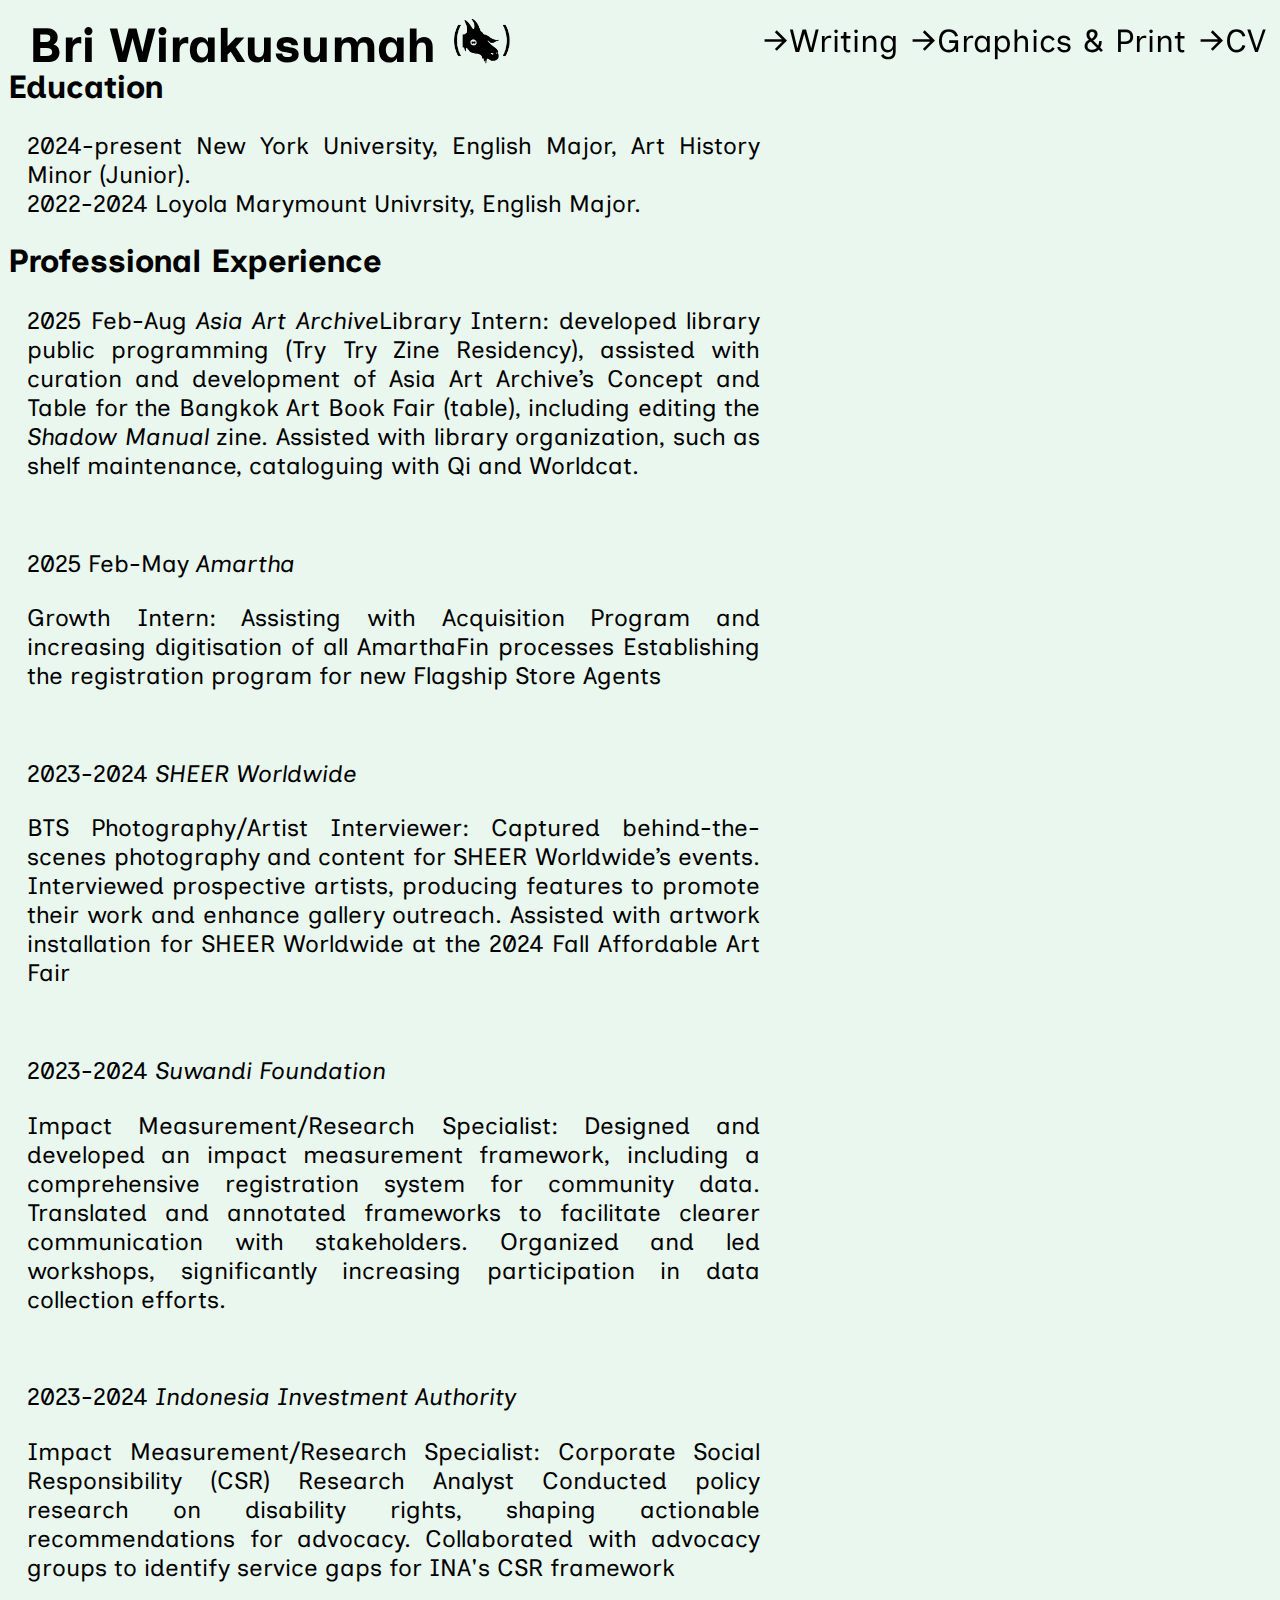
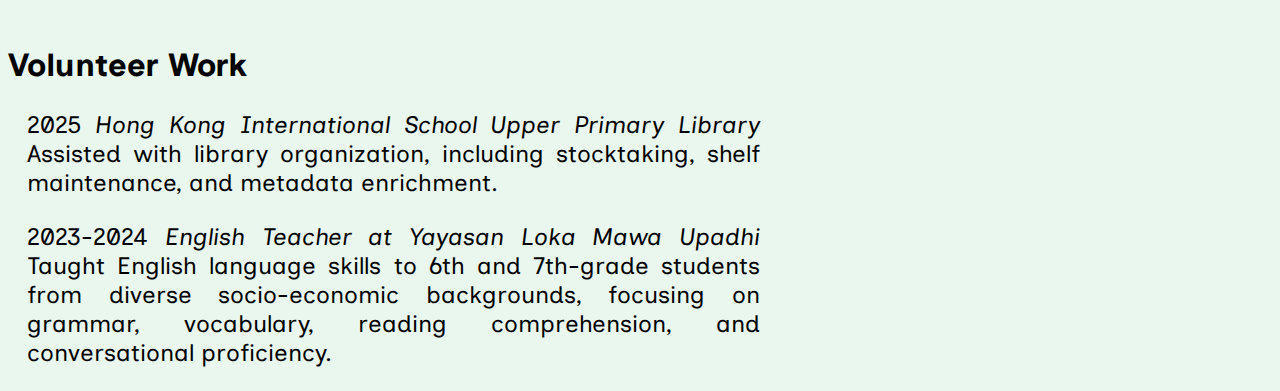
<file: CV.html>
<!DOCTYPE html>
<html lang="en">
<head>
  <meta charset="UTF-8">
  <title>Bri Wirakusumah</title>
  <link rel="icon" type="image/x-icon" href="./portfolio/images/html/favicongoat.png">
  <link rel="stylesheet" href="styles.css">
  <meta name="viewport" content="width=device-width, initial-scale=1.0">
<link href="https://fonts.googleapis.com/css2?family=Inclusive+Sans:wght@400&display=swap" rel="stylesheet">
</head>
<body>

<header class="page-header">
  <div class="header-left">
    <a href="index.html"><span class="site-name">Bri Wirakusumah</span></a>
    <img src="header images/briwirakus_logo.png" alt="Logo" class="header-logo">
  </div>

<nav class="main-nav">
    <ul>
      <li><a href="writing.html">→<span class="title">Writing</span></a></li>
      <li><a href="graphics&print.html">→<span class="title">Graphics & Print</span></a></li>
      <li><a href="CV.html">→<span class="title">CV</span></a></li>
    </ul>
  </nav>
</header>

<body>
<div class="cv-professional">
  <h1>Education</h1>
  <p>
    2024-present New York University, English Major, Art History Minor (Junior). <br>
    2022-2024 Loyola Marymount Univrsity, English Major.
  </p>
  <h1>Professional Experience</h1>
    <p>2025 Feb-Aug<i> Asia Art Archive</i>Library Intern: developed library public programming (Try Try Zine Residency), assisted with curation and development of Asia Art Archive’s Concept and Table for the Bangkok
Art Book Fair (table), including editing the <i>Shadow Manual</i> zine. Assisted with library organization, such as shelf maintenance, cataloguing with Qi and Worldcat.
</p><br>
  <p>
    2025 Feb-May<i> Amartha</i><p>Growth Intern: Assisting with Acquisition Program and increasing digitisation of all AmarthaFin processes
Establishing the registration program for new Flagship Store Agents
  </p><br>
    <p>2023-2024<i> SHEER Worldwide</i><p> BTS Photography/Artist Interviewer: Captured behind-the-scenes photography and content for SHEER Worldwide’s events.
Interviewed prospective artists, producing features to promote their work and enhance gallery
outreach.
Assisted with artwork installation for SHEER Worldwide at the 2024 Fall Affordable Art Fair 
  </p><br>
     <p>2023-2024<i> Suwandi Foundation </i><p>Impact Measurement/Research Specialist: Designed and developed an impact measurement framework, including a comprehensive
registration system for community data.
Translated and annotated frameworks to facilitate clearer communication with stakeholders.
Organized and led workshops, significantly increasing participation in data collection efforts.
  </p><br>
      <p>2023-2024 <i>Indonesia Investment Authority </i><p>Impact Measurement/Research Specialist: Corporate Social Responsibility (CSR) Research Analyst
Conducted policy research on disability rights, shaping actionable recommendations for
advocacy.
Collaborated with advocacy groups to identify service gaps for INA's CSR framework
  </p><br>
</div>
<div class="cv-volunteer">
  <h1>Volunteer Work</h1>
  <p>2025<i> Hong Kong International School Upper Primary Library</i> Assisted with library organization, including stocktaking, shelf maintenance, and metadata enrichment.</p>
  <p>2023-2024<i> English Teacher at Yayasan Loka Mawa Upadhi</i> Taught English language skills to 6th and 7th-grade students from diverse socio-economic backgrounds, focusing on grammar, vocabulary, reading comprehension, and conversational proficiency.</p>
</div>
</file>
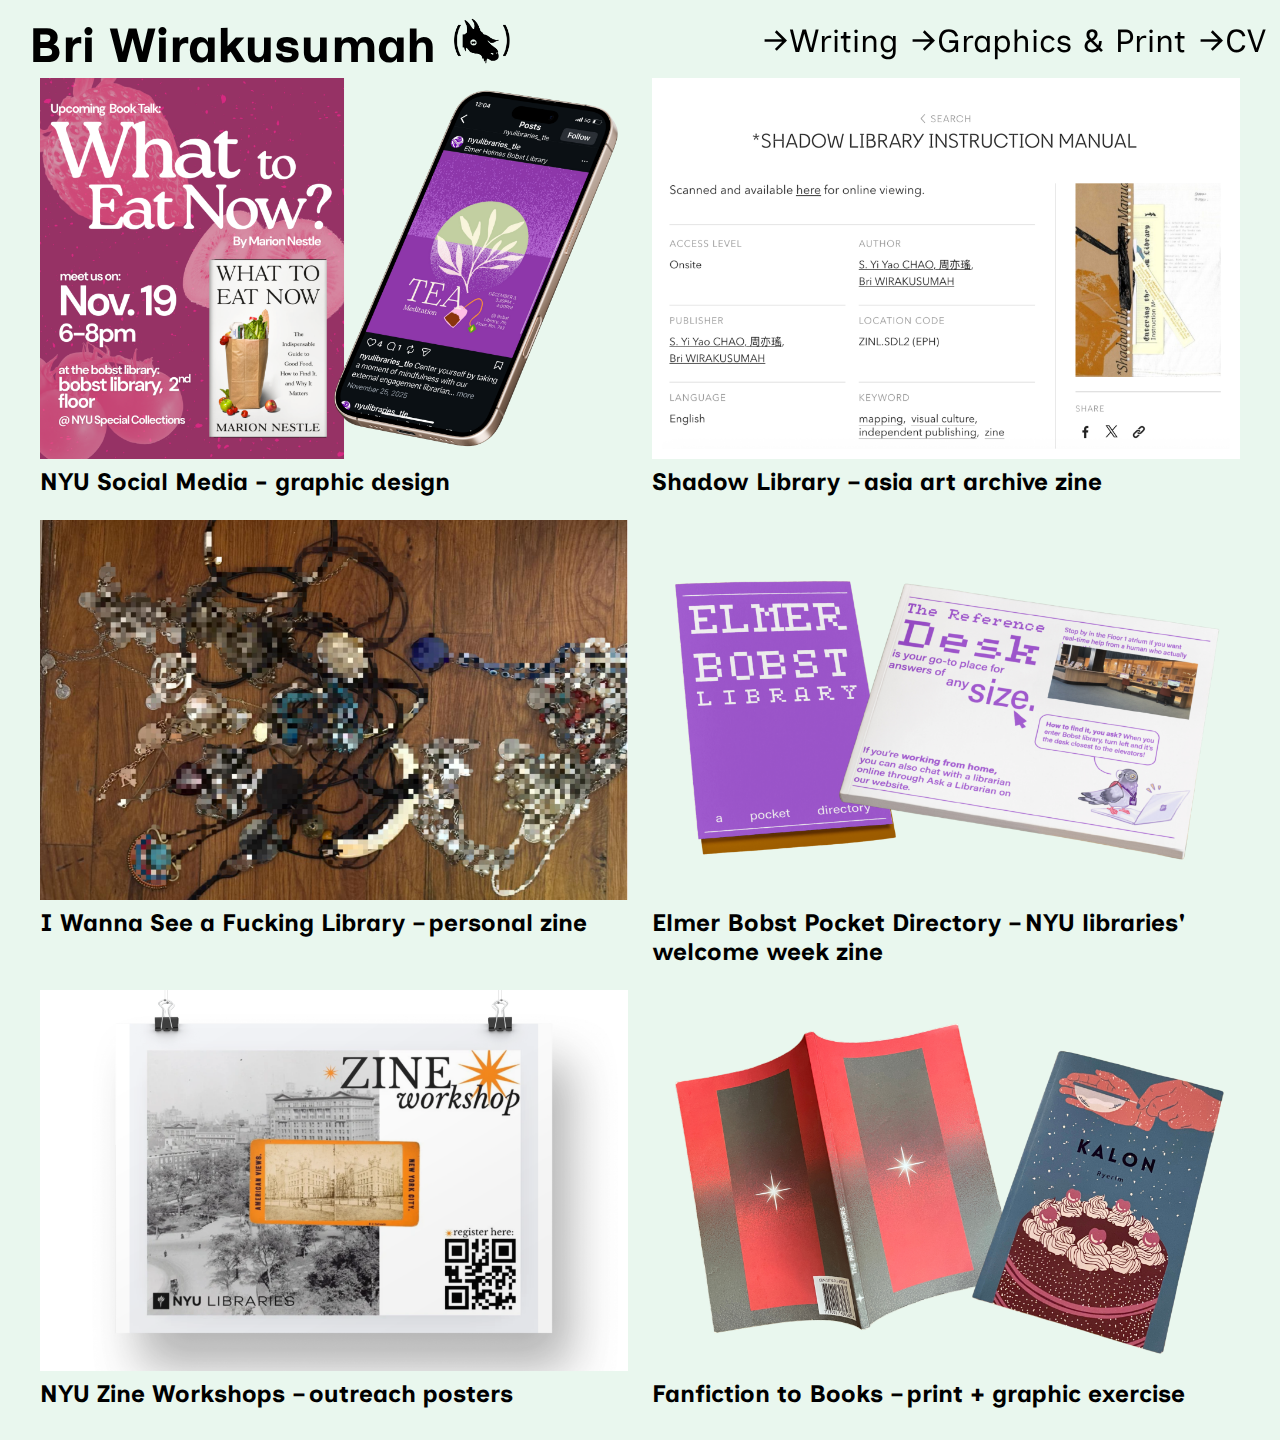
<file: graphics&print.html>
<!DOCTYPE html>
<html lang="en">
<head>
  <meta charset="UTF-8">
  <title>Bri Wirakusumah</title>
  <link rel="icon" type="image/x-icon" href="./portfolio/images/html/favicongoat.png">
  <link rel="stylesheet" href="styles.css">
  <meta name="viewport" content="width=device-width, initial-scale=1.0">
<link href="https://fonts.googleapis.com/css2?family=Inclusive+Sans:wght@400&display=swap" rel="stylesheet">
</head>
<body>

<header class="page-header">
  <div class="header-left">
    <a href="index.html"><span class="site-name">Bri Wirakusumah</span></a>
    <img src="header images/briwirakus_logo.png" alt="Logo" class="header-logo">
  </div>

<nav class="main-nav">
    <ul>
      <li><a href="writing.html">→<span class="title">Writing</span></a></li>
      <li><a href="graphics&print.html">→<span class="title">Graphics & Print</span></a></li>
      <li><a href="CV.html">→<span class="title">CV</span></a></li>
    </ul>
  </nav>
</header>

<section class="gallery">
  <a href="/NYU-Social-Media.html" class="gallery-links">
    <figure>
      <img src="./Project Images/GridImage_socialmedia.png" alt="NYU Social Media">
      <h1>NYU Social Media - graphic design</h1>
    </figure>
  </a>
  <a href="/Subpages/shadow-library.html">
    <figure>
      <img src="./Project Images/GridImage_ShadowLibrary.png" alt="Shadow Library">
      <h1>Shadow Library – asia art archive zine </h1>
    </figure>
    </a>
  <a href="/Subpages/iwsafl-library.html">
    <figure>
      <img src="./Project Images/GridImage_AbrileeZine.png" alt="IWSaFL Zine">
      <h1>I Wanna See a Fucking Library – personal zine </h1>
    </figure>
  </a>
   <a href="/Subpages/welcome-week-zine.html">
    <figure>
      <img src="./Project Images/GridImage_welcomeweek.png" alt="Welcome Week">
      <h1>Elmer Bobst Pocket Directory –  NYU libraries' welcome week zine</h1>
    </figure>
  </a>
    <a href="/Subpages/NYUzineworkshops.html">
    <figure>
      <img src="./Project Images/GridImage_NYUFlyers.png" alt="NYU Zine Workshop">
      <h1>NYU Zine Workshops – outreach posters</h1>
    </figure>
  </a>
   <a href="/Subpages/Fanfic-to-Books.html">
    <figure>
      <img src="./Project Images/GridImage_Fanfic-Books.png" alt="Fanfic Books">
      <h1>Fanfiction to Books – print + graphic exercise</h1>
    </figure>
  </a>
</section>
</body>
</html>
</file>
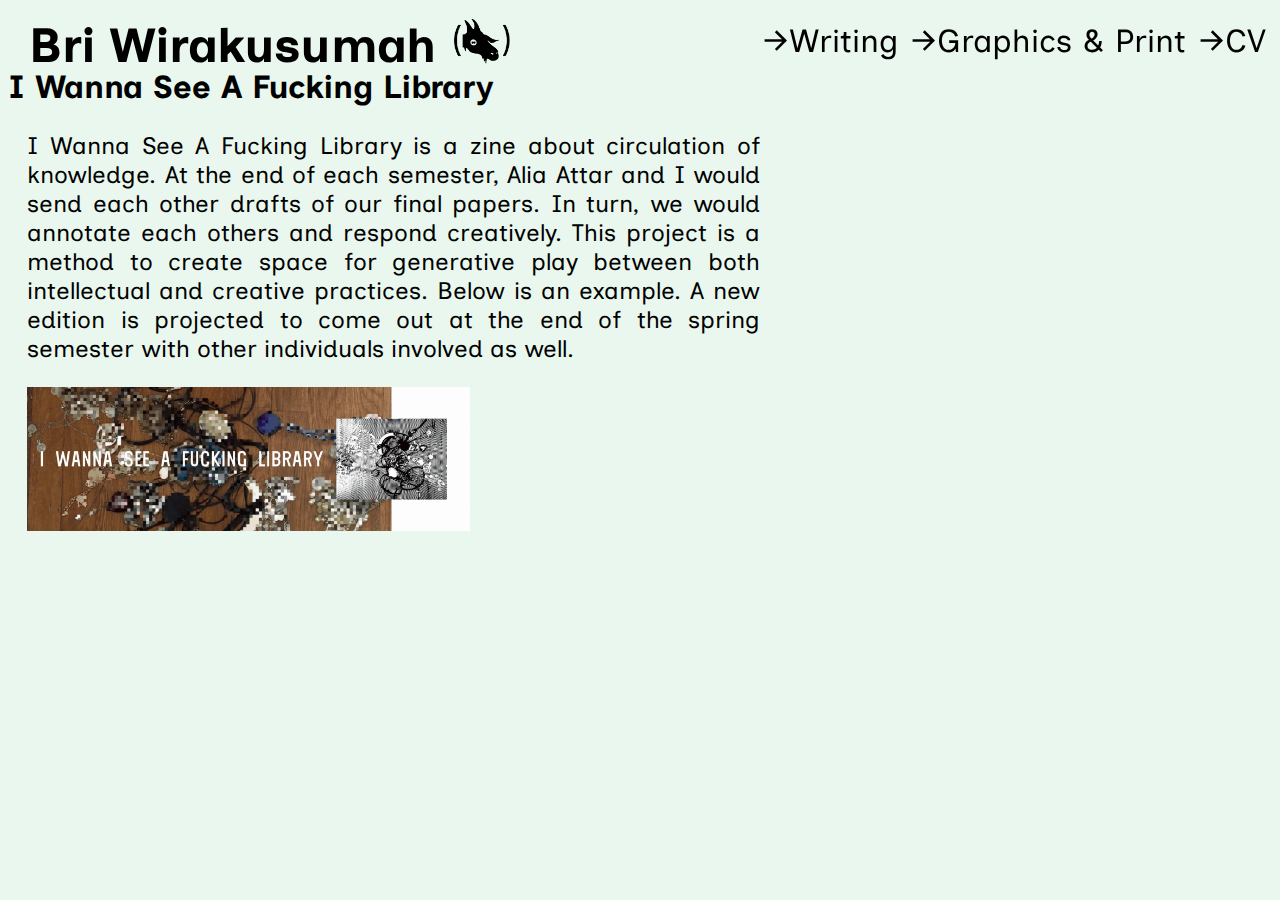
<file: iwsafl-library.html>
<!DOCTYPE html>
<html lang="en">
<head>
  <meta charset="UTF-8">
  <title>Bri Wirakusumah</title>
  <link rel="icon" type="image/x-icon" href="./portfolio/images/html/favicongoat.png">
  <link rel="stylesheet" href="styles.css">
  <meta name="viewport" content="width=device-width, initial-scale=1.0">
<link href="https://fonts.googleapis.com/css2?family=Inclusive+Sans:wght@400&display=swap" rel="stylesheet">
</head>
<body>

<header class="page-header">
  <div class="header-left">
    <a href="index.html"><span class="site-name">Bri Wirakusumah</span></a>
    <img src="header images/briwirakus_logo.png" alt="Logo" class="header-logo">
  </div>

<nav class="main-nav">
    <ul>
      <li><a href="writing.html">→<span class="title">Writing</span></a></li>
      <li><a href="graphics&print.html">→<span class="title">Graphics & Print</span></a></li>
      <li><a href="CV.html">→<span class="title">CV</span></a></li>
    </ul>
  </nav>
</header>

<body>
  <h1 class="project-title">I Wanna See A Fucking Library</h1>
    <p class="project-body">
        I Wanna See A Fucking Library is a zine about circulation of knowledge. At the end of each semester, Alia Attar and I would send each other drafts of our final papers. In turn, we would annotate each others and respond creatively. This project is a method to create space for generative play between both intellectual and creative practices. Below is an example. A new edition is projected to come out at the end of the spring semester with other individuals involved as well. 
     </p>
     <img src="Project Images/ABRILEEZine.gif" class="project-image" max width="60%" max height="auto">
</body>
</file>
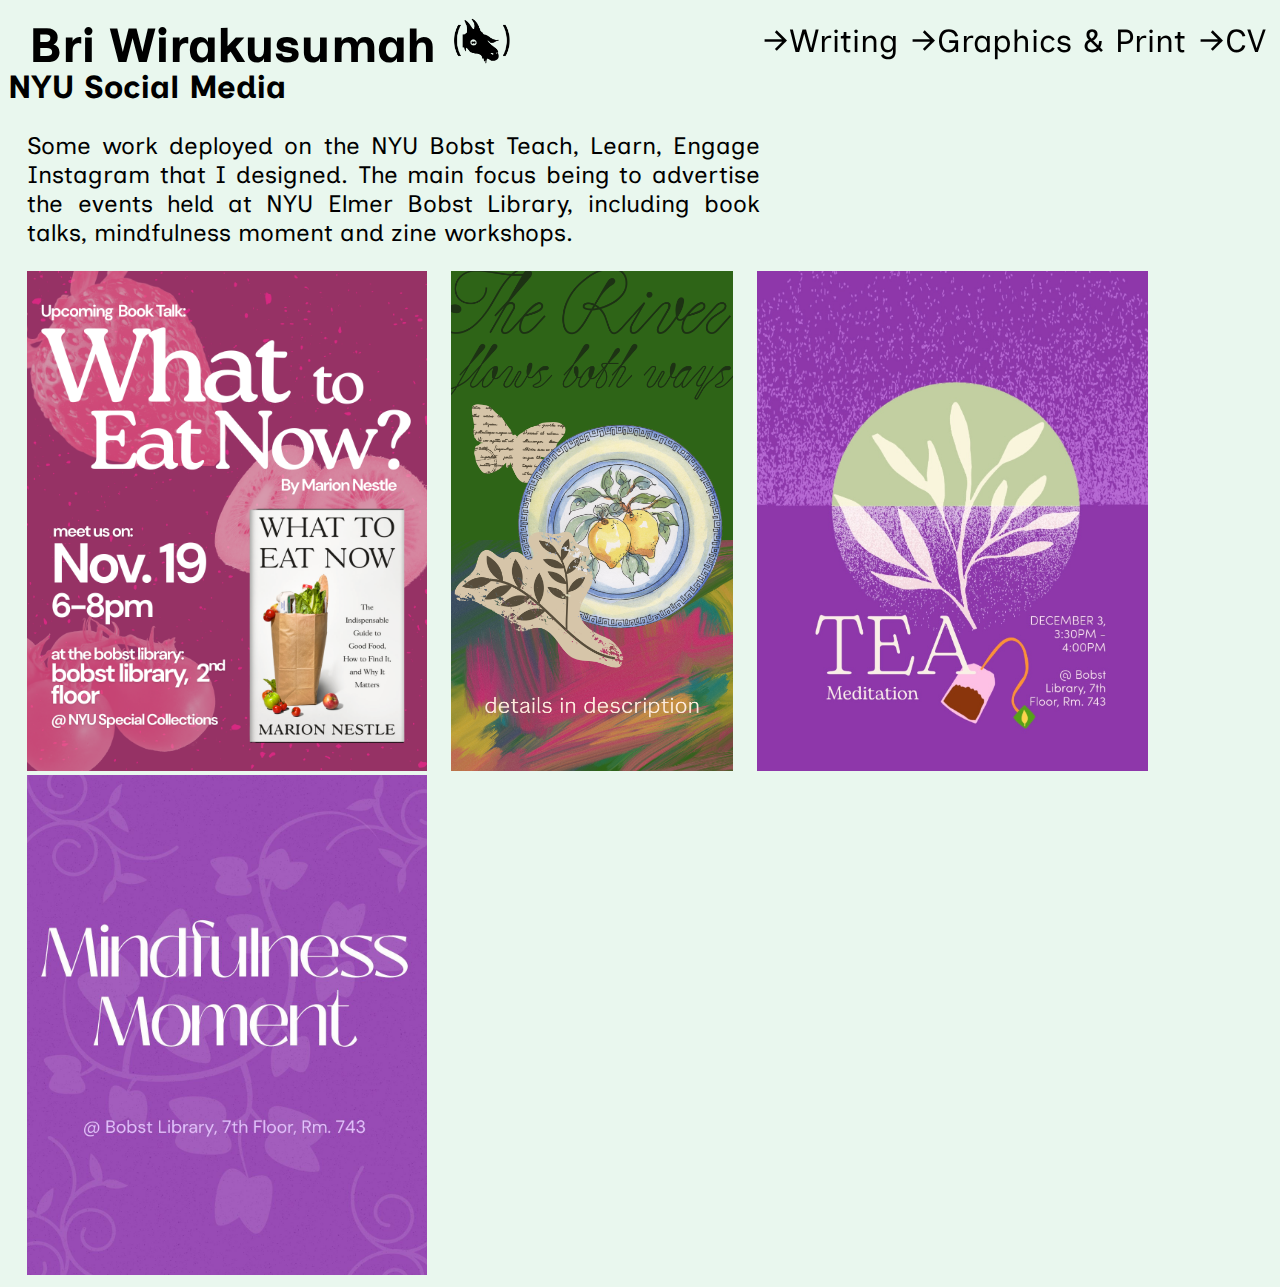
<file: NYU-Social-Media.html>
<!DOCTYPE html>
<html lang="en">
<head>
  <meta charset="UTF-8">
  <title>Bri Wirakusumah</title>
  <link rel="icon" type="image/x-icon" href="./portfolio/images/html/favicongoat.png">
  <link rel="stylesheet" href="styles.css">
  <meta name="viewport" content="width=device-width, initial-scale=1.0">
<link href="https://fonts.googleapis.com/css2?family=Inclusive+Sans:wght@400&display=swap" rel="stylesheet">
</head>
<body>

<header class="page-header">
  <div class="header-left">
    <a href="index.html"><span class="site-name">Bri Wirakusumah</span></a>
    <img src="header images/briwirakus_logo.png" alt="Logo" class="header-logo">
  </div>

<nav class="main-nav">
    <ul>
      <li><a href="writing.html">→<span class="title">Writing</span></a></li>
      <li><a href="graphics&print.html">→<span class="title">Graphics & Print</span></a></li>
      <li><a href="CV.html">→<span class="title">CV</span></a></li>
    </ul>
  </nav>
</header>

<body>
  <h1 class="project-title">NYU Social Media</h1>
    <p class="project-body">
      Some work deployed on the NYU Bobst Teach, Learn, Engage Instagram that I designed. The main focus being to advertise the events held at NYU Elmer Bobst Library, including book talks, mindfulness moment and zine workshops.   
    </p>
    <img src="./Project Images/socialmedia-whattoeatnow.png"  height="500px" class="project-image">
    <img src="./Project Images/socialmedia-the-river.png" height="500px" class="project-image" > 
    <img src="./Project Images/socialmedia-wellnesstea.jpeg" height="500px" class="project-image">
    <img src="./Project Images/socialmedia-mindfulness-moment.jpg" height="500px" class="project-image">
</body>
</file>
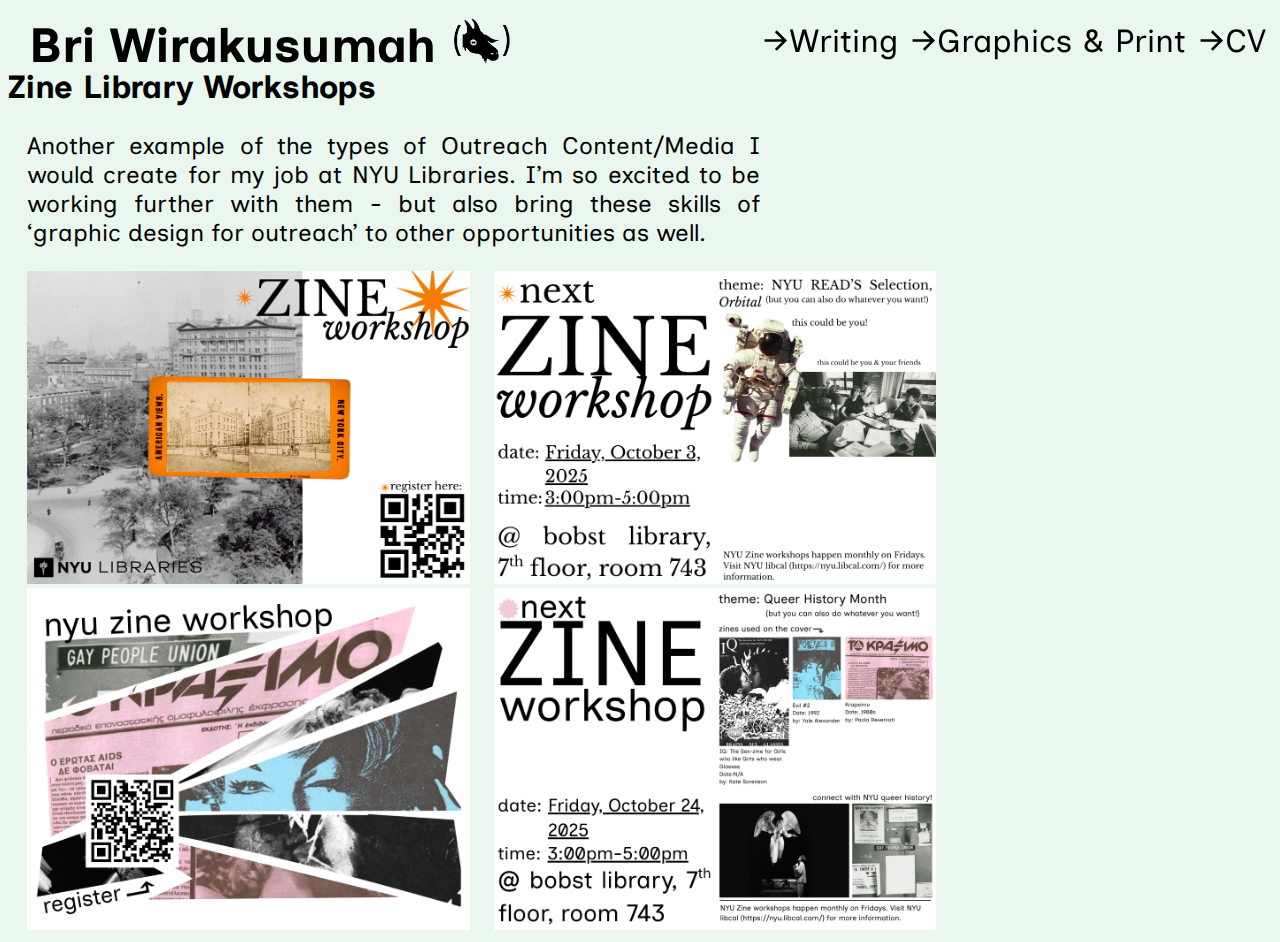
<file: NYUzineworkshops.html>
<!DOCTYPE html>
<html lang="en">
<head>
  <meta charset="UTF-8">
  <title>Bri Wirakusumah</title>
  <link rel="icon" type="image/x-icon" href="./portfolio/images/html/favicongoat.png">
  <link rel="stylesheet" href="styles.css">
  <meta name="viewport" content="width=device-width, initial-scale=1.0">
<link href="https://fonts.googleapis.com/css2?family=Inclusive+Sans:wght@400&display=swap" rel="stylesheet">
</head>
<body>

<header class="page-header">
  <div class="header-left">
    <a href="index.html"><span class="site-name">Bri Wirakusumah</span></a>
    <img src="header images/briwirakus_logo.png" alt="Logo" class="header-logo">
  </div>

<nav class="main-nav">
    <ul>
      <li><a href="writing.html">→<span class="title">Writing</span></a></li>
      <li><a href="graphics&print.html">→<span class="title">Graphics & Print</span></a></li>
      <li><a href="CV.html">→<span class="title">CV</span></a></li>
    </ul>
  </nav>
</header>

<body>
  <h1 class="project-title">Zine Library Workshops</h1>
    <p class="project-body">
       Another example of the types of Outreach Content/Media I would create for my job at NYU Libraries. I’m so excited to be working further with them - but also bring these skills of ‘graphic design for outreach’ to other opportunities as well. </p>
     <img src="Project Images/NYUZineWorkshops-reg1.png" class="project-image" max-width="35%">
     <img src="Project Images/NYUZineWorkshops-reg2.png" class="project-image" max-width="35%">
       <img src="Project Images/NYUZineWorkshops-queer1.png" class="project-image" max-width="35%">
     <img src="Project Images/NYUZineWorkshops-queer2.png" class="project-image" max-width="35%">
</body>
</file>
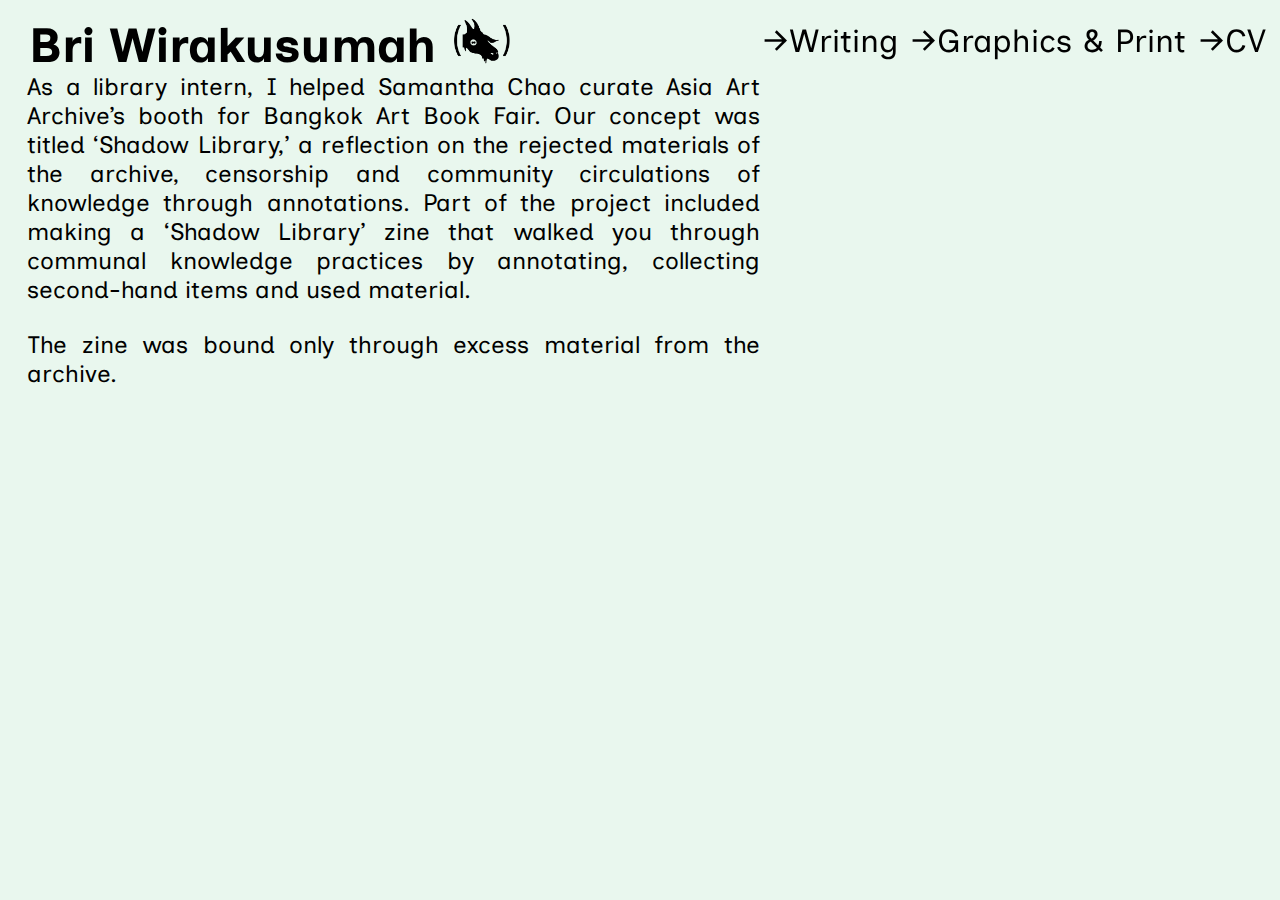
<file: shadow-library.html>
<!DOCTYPE html>
<html lang="en">
<head>
  <meta charset="UTF-8">
  <title>Bri Wirakusumah</title>
  <link rel="icon" type="image/x-icon" href="./portfolio/images/html/favicongoat.png">
  <link rel="stylesheet" href="styles.css">
  <meta name="viewport" content="width=device-width, initial-scale=1.0">
<link href="https://fonts.googleapis.com/css2?family=Inclusive+Sans:wght@400&display=swap" rel="stylesheet">
<link href="https://fonts.googleapis.com/css2?family=Inclusive+Sans:wght@400&display=swap" rel="stylesheet">
</head>
<body>

<header class="page-header">
  <div class="header-left">
    <a href="index.html"><span class="site-name">Bri Wirakusumah</span></a>
    <img src="header images/briwirakus_logo.png" alt="Logo" class="header-logo">
  </div>

<nav class="main-nav">
    <ul>
      <li><a href="writing.html">→<span class="title">Writing</span></a></li>
      <li><a href="graphics&print.html">→<span class="title">Graphics & Print</span></a></li>
      <li><a href="CV.html">→<span class="title">CV</span></a></li>
    </ul>
  </nav>
</header>

<body>
    <p class="bio">
     As a library intern, I helped Samantha Chao curate Asia Art Archive’s booth for Bangkok Art Book Fair. Our concept was titled ‘Shadow Library,’ a reflection on the rejected materials of the archive, censorship and community circulations of knowledge through annotations. Part of the project included making a ‘Shadow Library’ zine that walked you through communal knowledge practices by annotating, collecting second-hand items and used material. </p>
    <p>
 The zine was bound only through excess material from the archive. 
    </p>
</body>
</file>
<file: styles.css>
/* ---------------- media ---------------- */


/*------------font-family-and-page------------*/
body {
  background-color: #e9f7ee; 
  font-family: 'Inclusive Sans', Arial, sans-serif;
  font-weight: 400;
  padding-top: 3vw;  
}

p {
  margin-right: 40vw;
  margin-left: 1.5vw;
  margin-top: 2vw;
  text-align: justify;
  text-justify: inter-word;
  font-size: 1.5em;
}

* a {
  text-decoration: none;
  color: black;
}

a:hover {
  color:  #26f268;
}

.embeded-pdf {
  margin: 1.5vw;
  width: 50%;
  height: 600px;
}

/*------------headernav------------*/

.header-logo {
  height: 3rem;      /* adjust to taste */
  width: auto;        /* maintain aspect ratio */
  vertical-align: middle; /* aligns with text */
}

.header-left a{
  font-family: 'Teranoptia';
  padding: 0.3vw;
  font-size: 4em;
  text-decoration: none;
}

.header-left a:hover{
  background-color:#26f268;
  color: white;
}

/* -------- Header -------- */
.page-header {
  display: flex;
  justify-content: space-between;  /* left: name+logo, right: nav */
  align-items: center;            /* vertical center */
  position: fixed;
  top: 0;
  width: 100%;
  padding: 0 1rem;
  box-sizing: border-box;
  background: transparent;
  z-index: 100;
}

/* -------- Header Left: Name + Logo Inline -------- */
.header-left {
  display: flex;          /* horizontal layout */
  align-items: center;    /* vertically align logo and text */
  gap: 0.5rem;            /* space between text and logo */
}

.header-left .site-name {
  font-family: 'Inclusive Sans', serif;
  font-size: 3rem;
  font-weight: 700;
  margin: 0;
  line-height: 1;         /* ensures no extra vertical space */
}

.header-left .header-logo {
  display: block;         /* ensure it behaves as flex item */
  height: 3rem;           /* match the text size */
  width: auto;            /* keep aspect ratio */
  object-fit: contain;    /* avoids stretching */
}

/* -------- Navigation -------- */
nav {
  display: flex;
  align-items: center;
}

nav ul {
  display: flex;
  justify-content: flex-end;
  list-style: none;
  margin: 0;
  padding: 0.5vw;
  gap: 1vw;
}

nav ul li a {
  text-decoration: none;
  color: black;
  font-size: 2.5vw;
  transition: background-color 0.2s ease, color 0.2s ease;
}

nav ul li a:hover {
  background-color: #26f268;
  color: white;
}

/* ---------------- gallery ---------------- */
:root {
  --gap: 1.5rem;
}

.gallery {
  display: grid;
  grid-template-columns: repeat(auto-fit, minmax(550px, 1fr));
  gap: var(--gap);
  margin: 2rem 2rem;
  background-color: transparent;
}

.gallery figure {
  margin: 0;
  background-color: transparent;
}

.gallery figure h1 {
  margin-top: 0.5rem;  /* space above the text, reduce as needed */
  margin-bottom: 0;     /* remove extra bottom margin */
  font-size: 1.5rem;    /* optional: adjust size for visual balance */
}

.gallery img {
  width: 100%;
  height: auto;
  display: block;
}

section {
  max-width: 1400px;
  margin: 0 auto;
  background-color: transparent;
}

/* ---------------- project pages ---------------- */

.project-image {
  margin-left: 1.5vw;
  max-width: 35%;
}

.gallery-h1 {
  font-family: 'Inclusive Sans', Arial, sans-serif;
  font-weight: 700;
}

/* ---------------- bio ---------------- */

/* ---------------- cv ---------------- */
.cv-heading, .cv-professional h1{
  font-style: italics;
}
</file>
